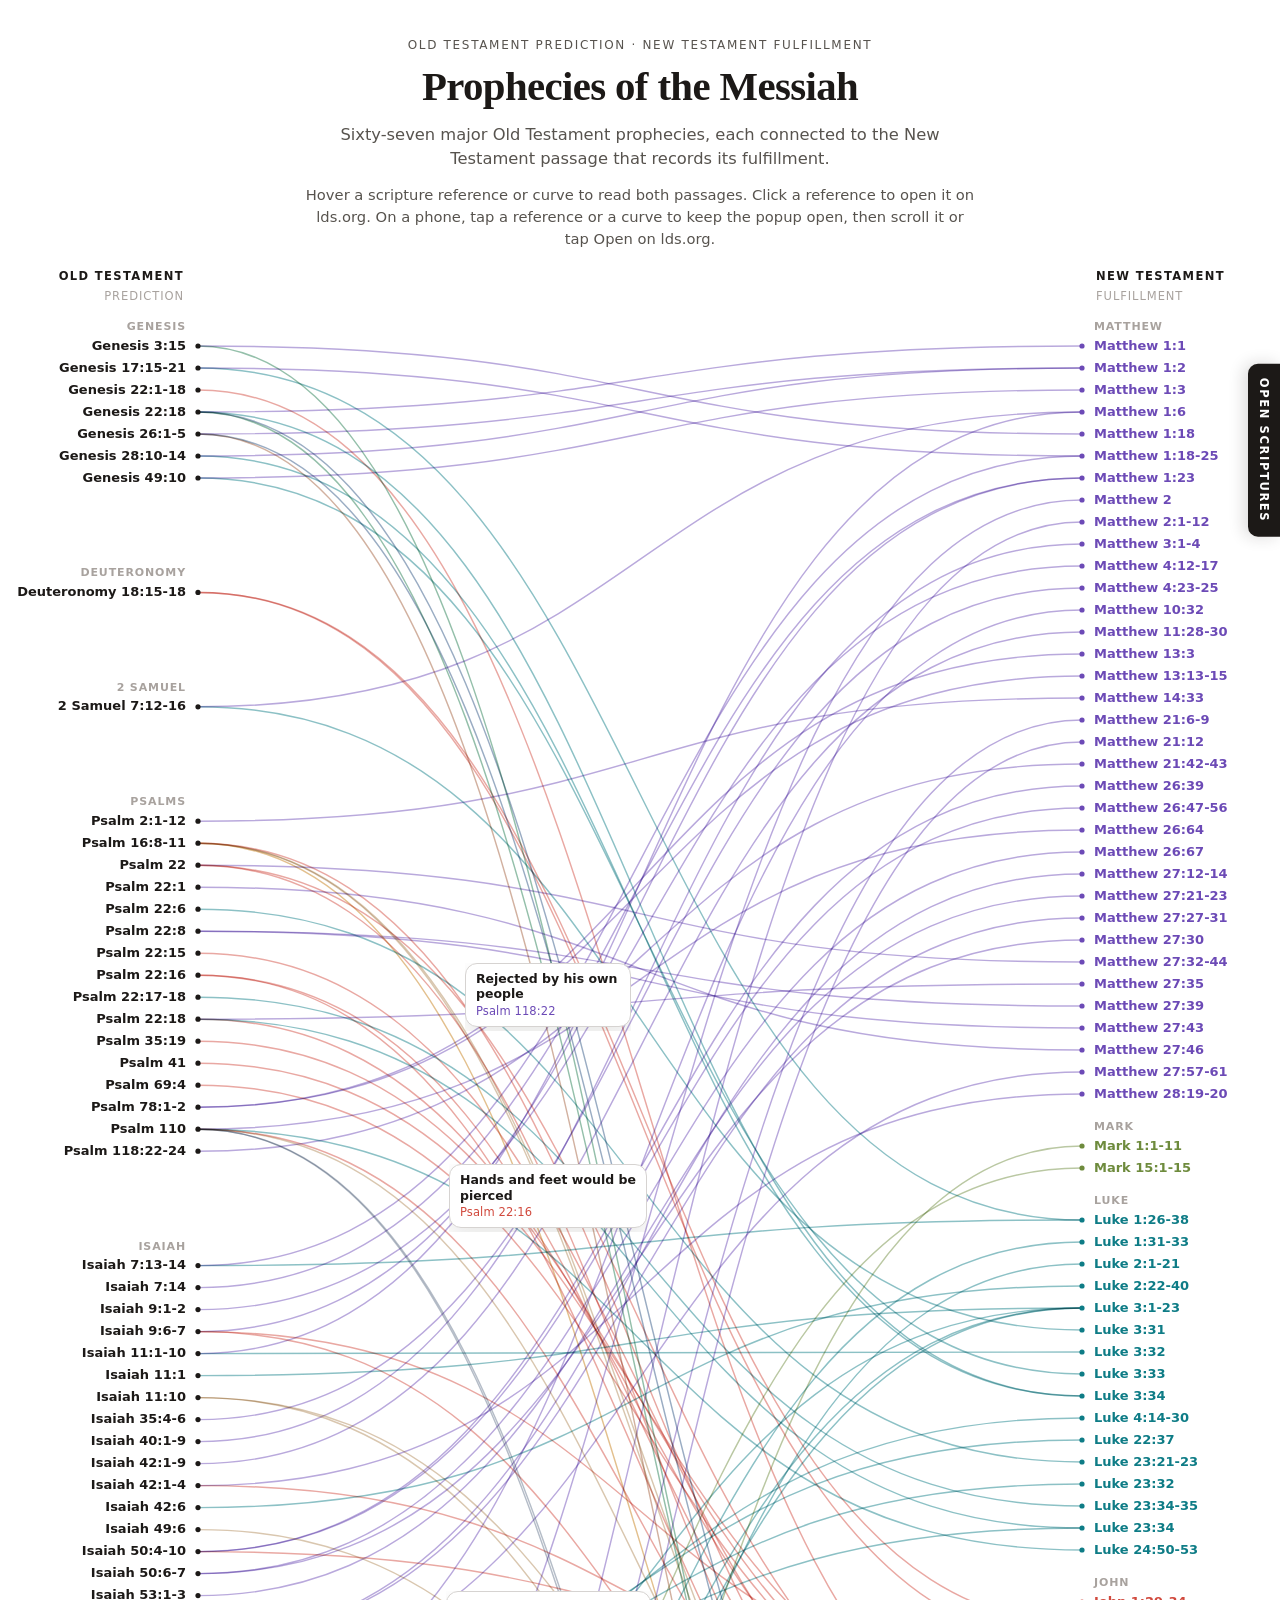
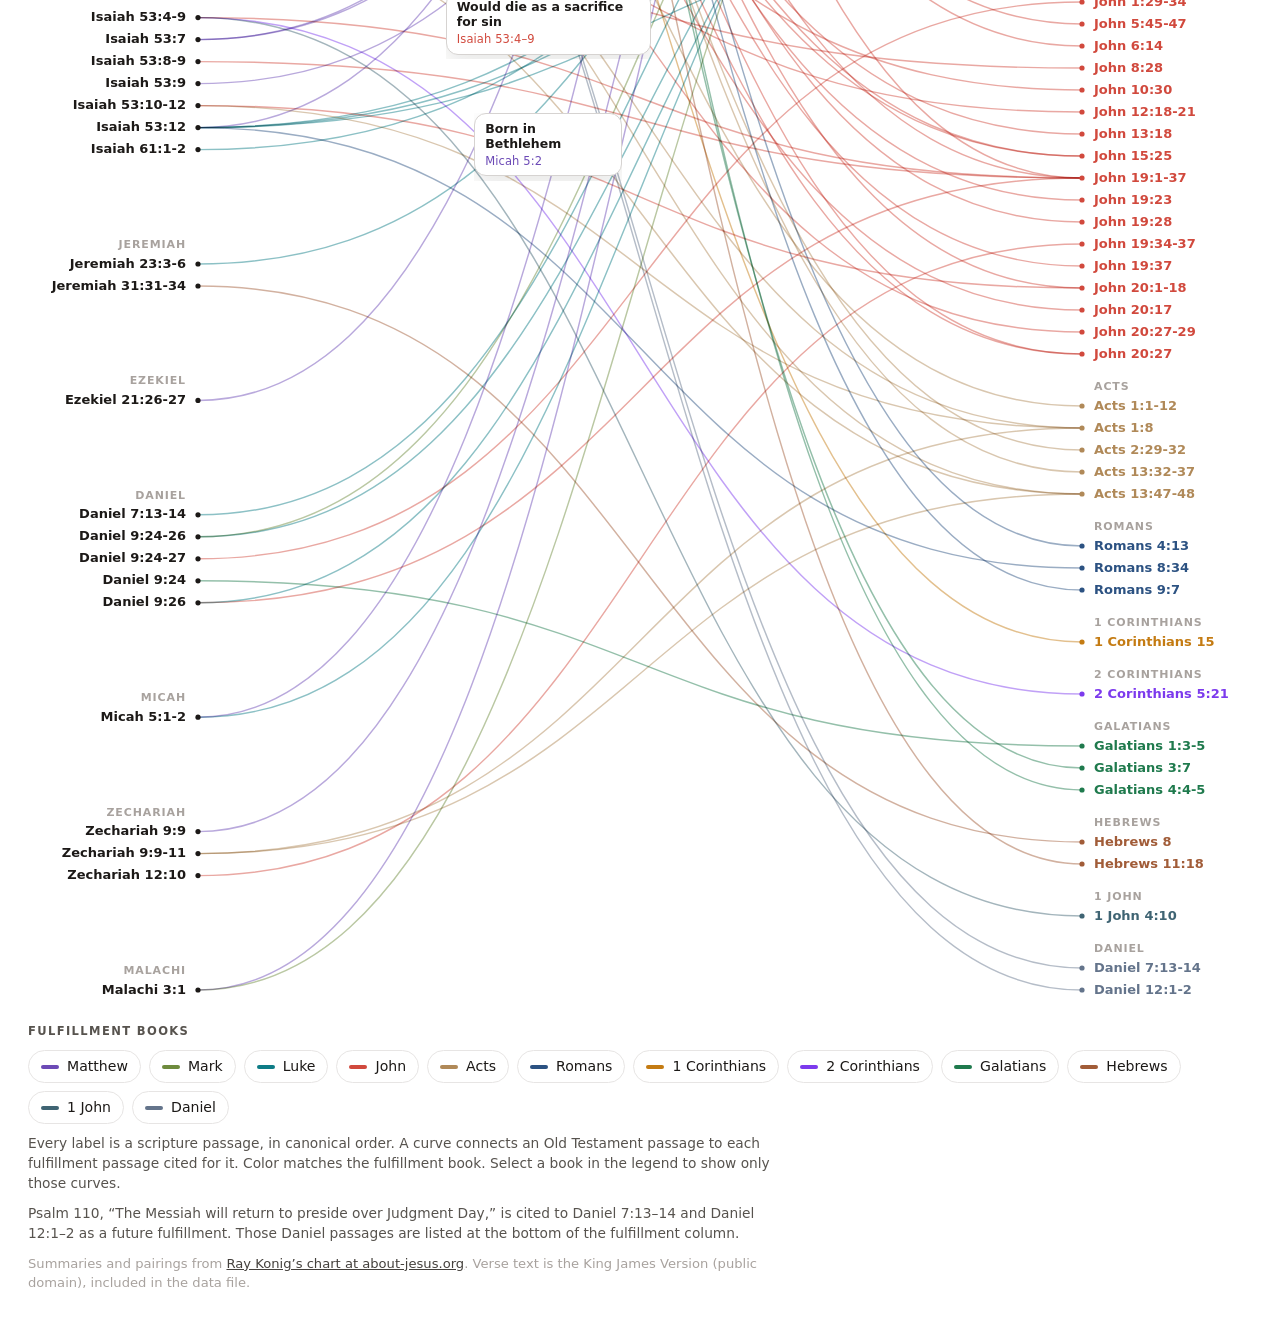
<file: index.html>
<!DOCTYPE html>
<html lang="en">
<head>
  <meta charset="utf-8">
  <meta name="viewport" content="width=device-width, initial-scale=1">
  <meta name="color-scheme" content="light">
  <title>Prophecies of the Messiah</title>
  <link rel="icon" href="data:image/svg+xml,%3Csvg xmlns='http://www.w3.org/2000/svg' viewBox='0 0 32 32'%3E%3Crect width='32' height='32' rx='6' fill='%236C4AB6'/%3E%3Cpath d='M6 16h20' stroke='white' stroke-width='2' fill='none'/%3E%3C/svg%3E">
  <link rel="stylesheet" href="css/styles.css">
</head>
<body>
  <div id="app" data-data="data/messianic-prophecies.json" data-config="data/messianic-prophecies.config.json"><p class="pfd-status">Loading chart…</p></div>
  <script src="vendor/d3.min.js"></script>
  <script src="vendor/iframeResizer.contentWindow.min.js"></script>
  <script src="js/scripture-reader.js"></script>
  <script src="js/connection-chart.js"></script>
  <script src="js/main.js"></script>
</body>
</html>
</file>
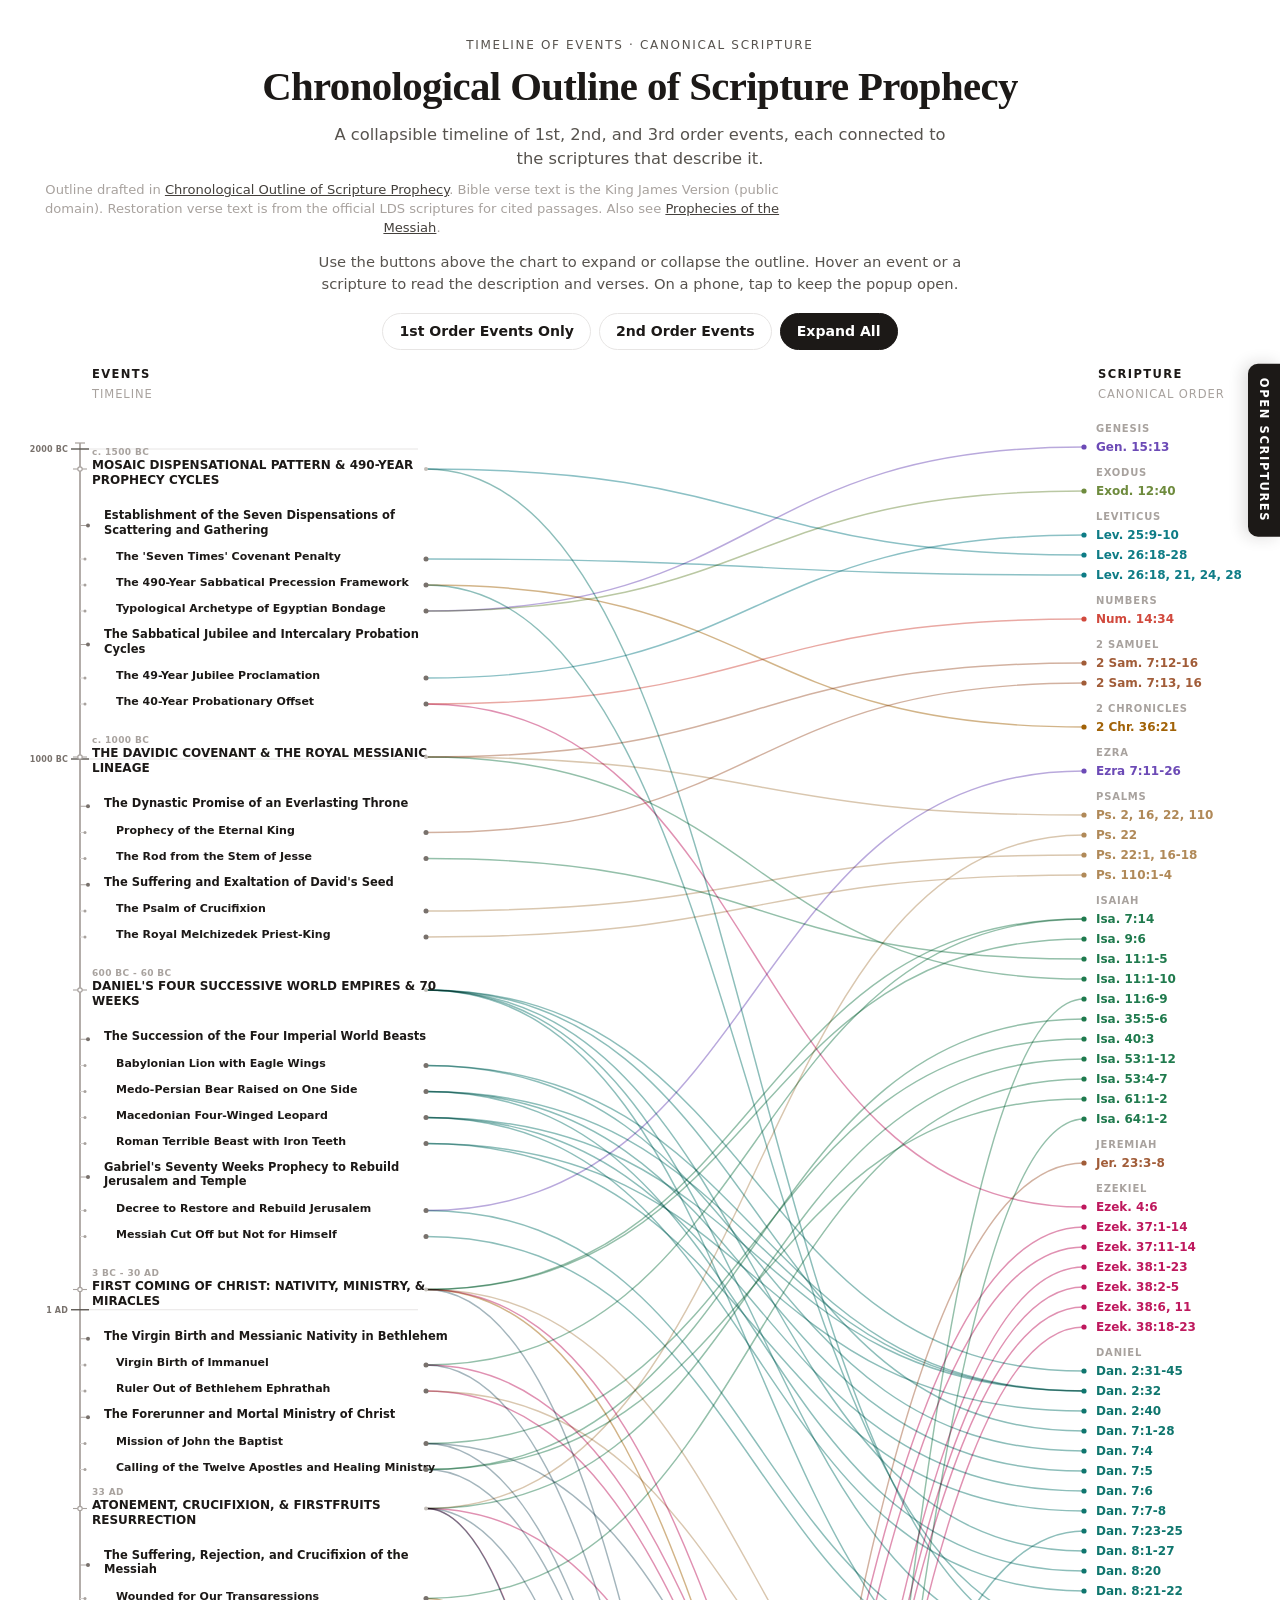
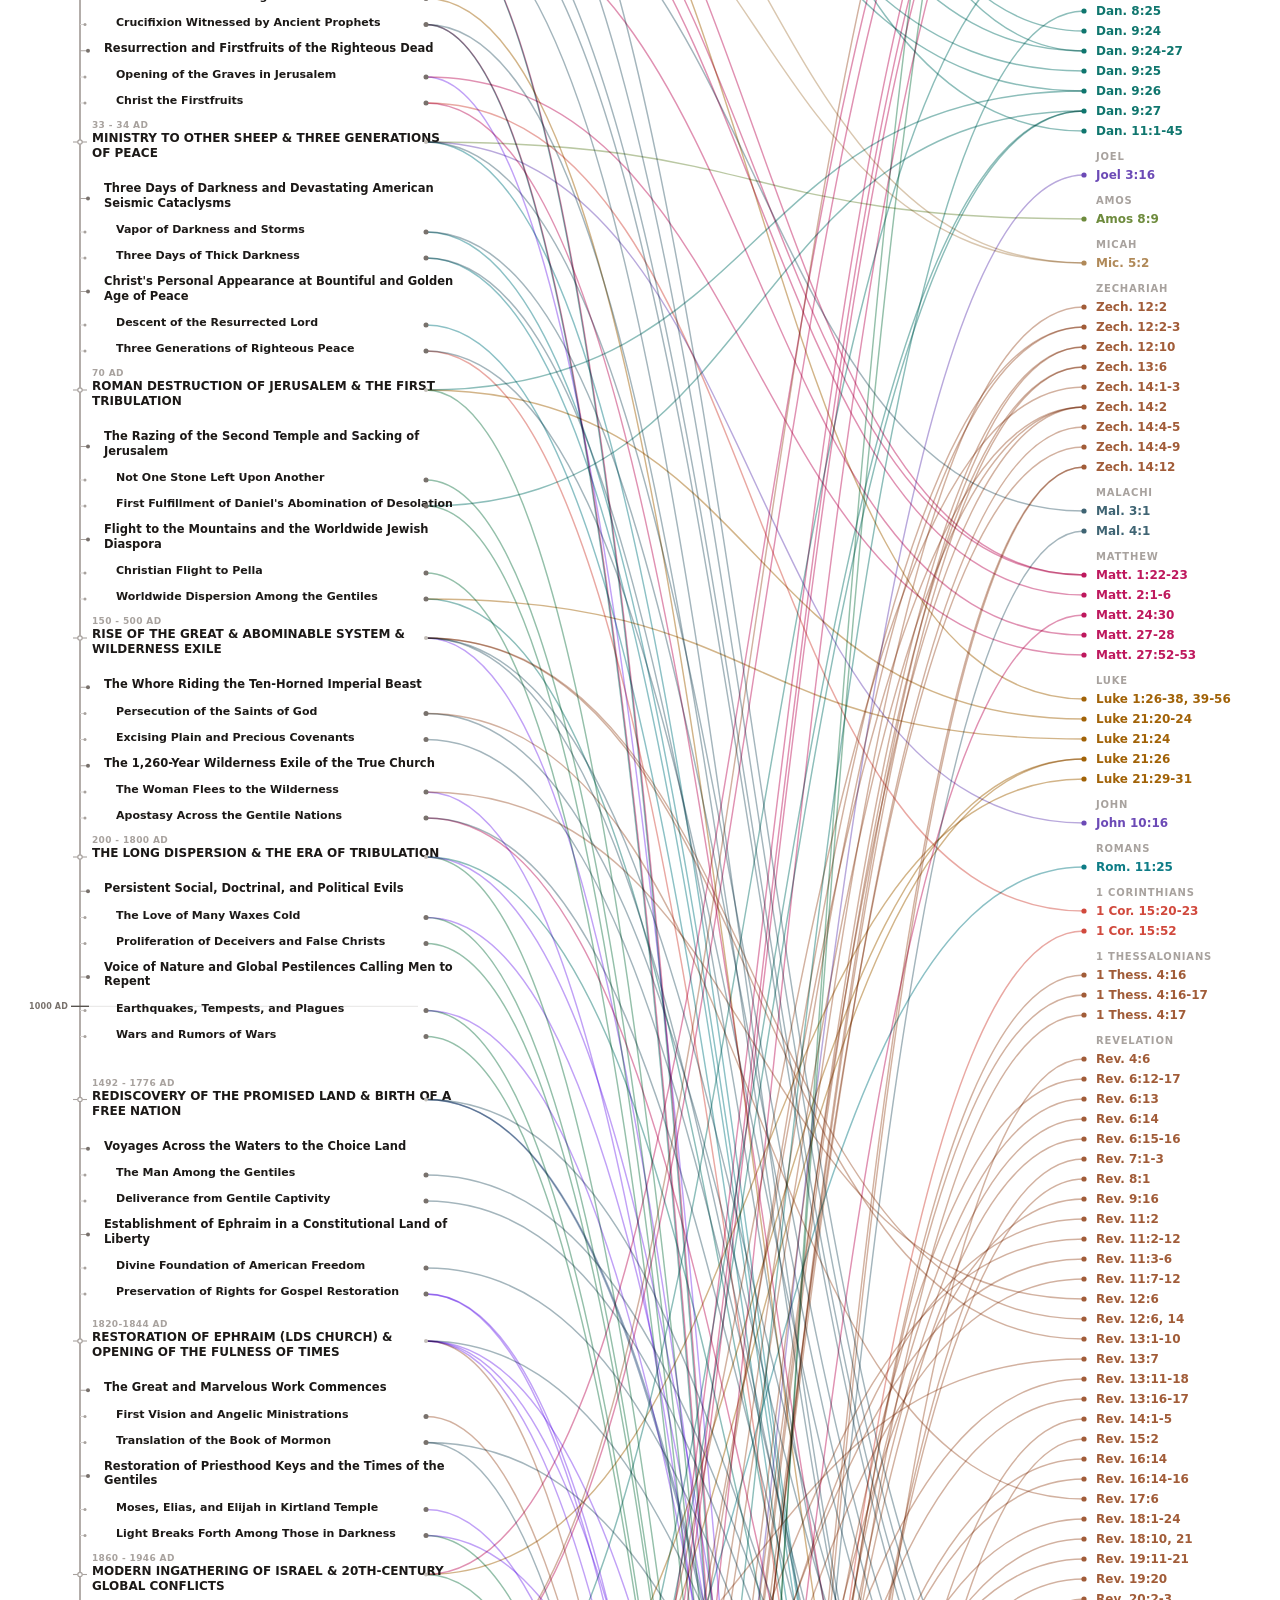
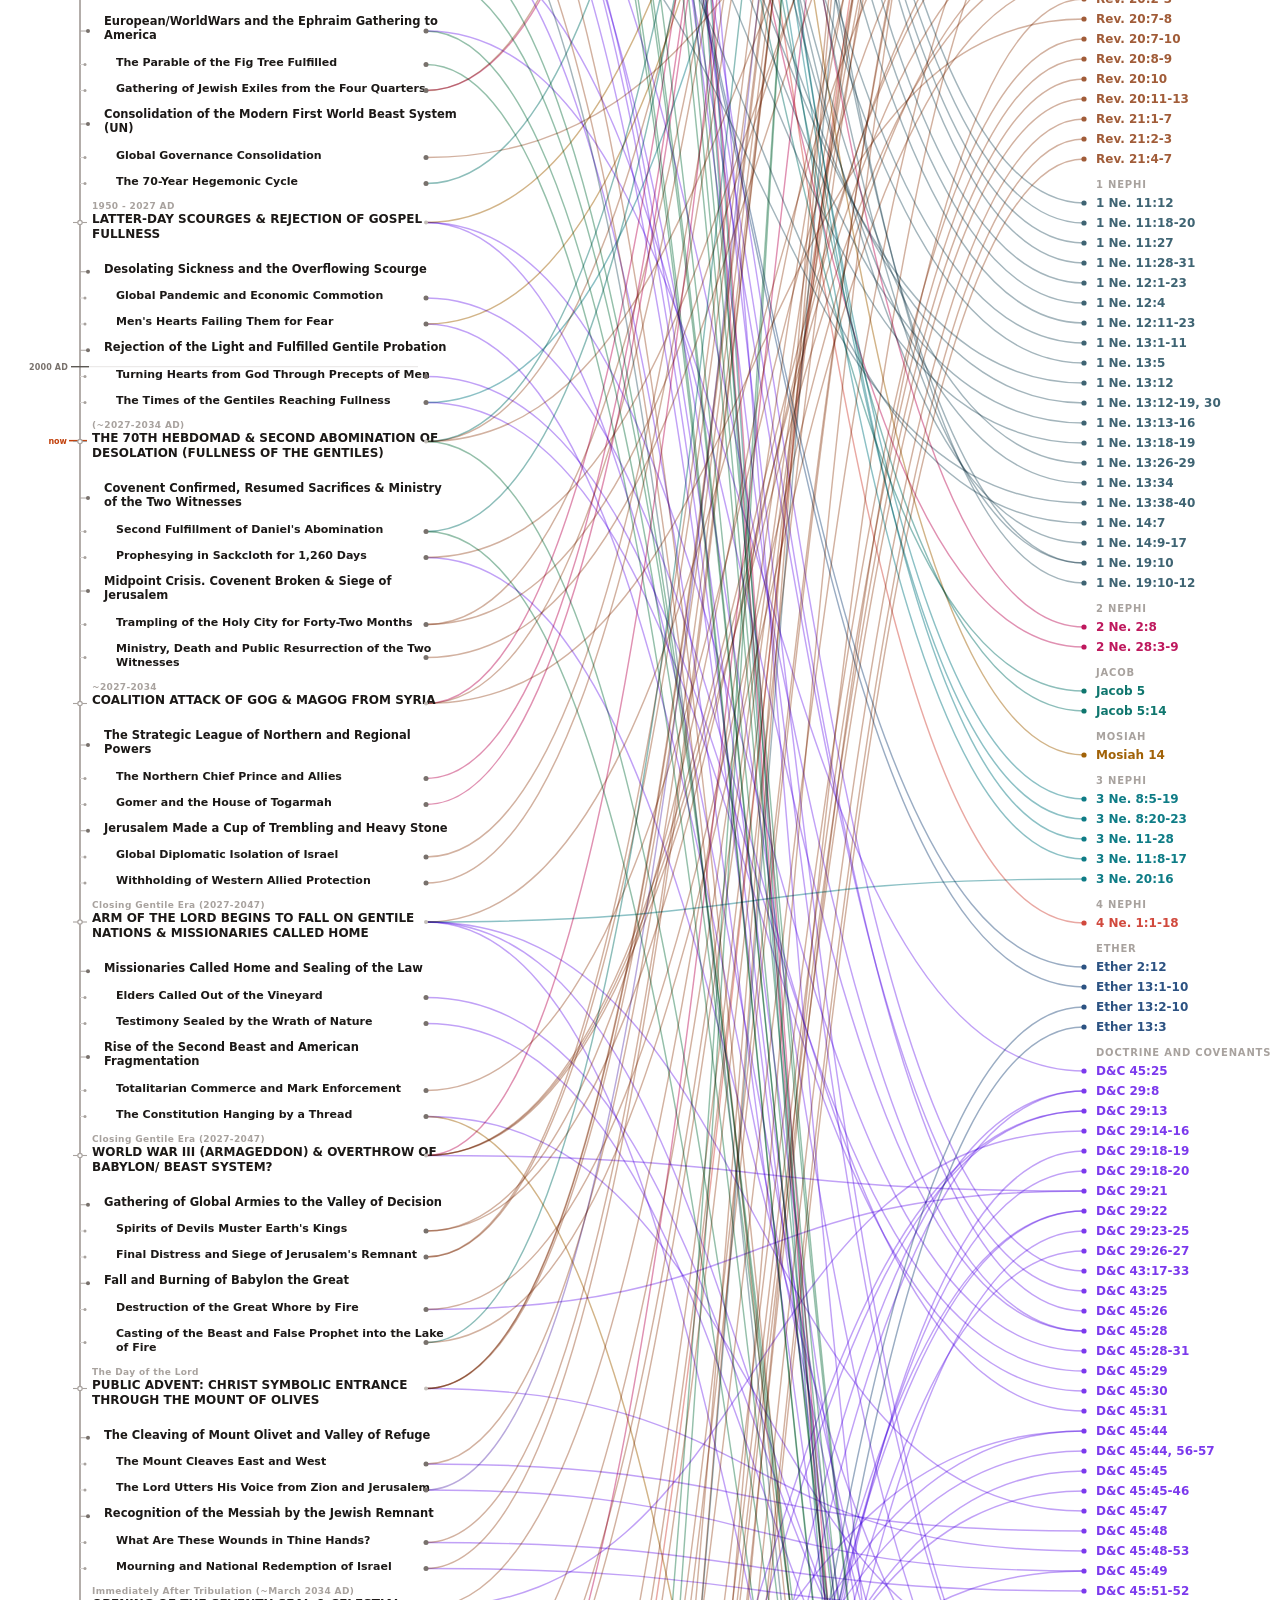
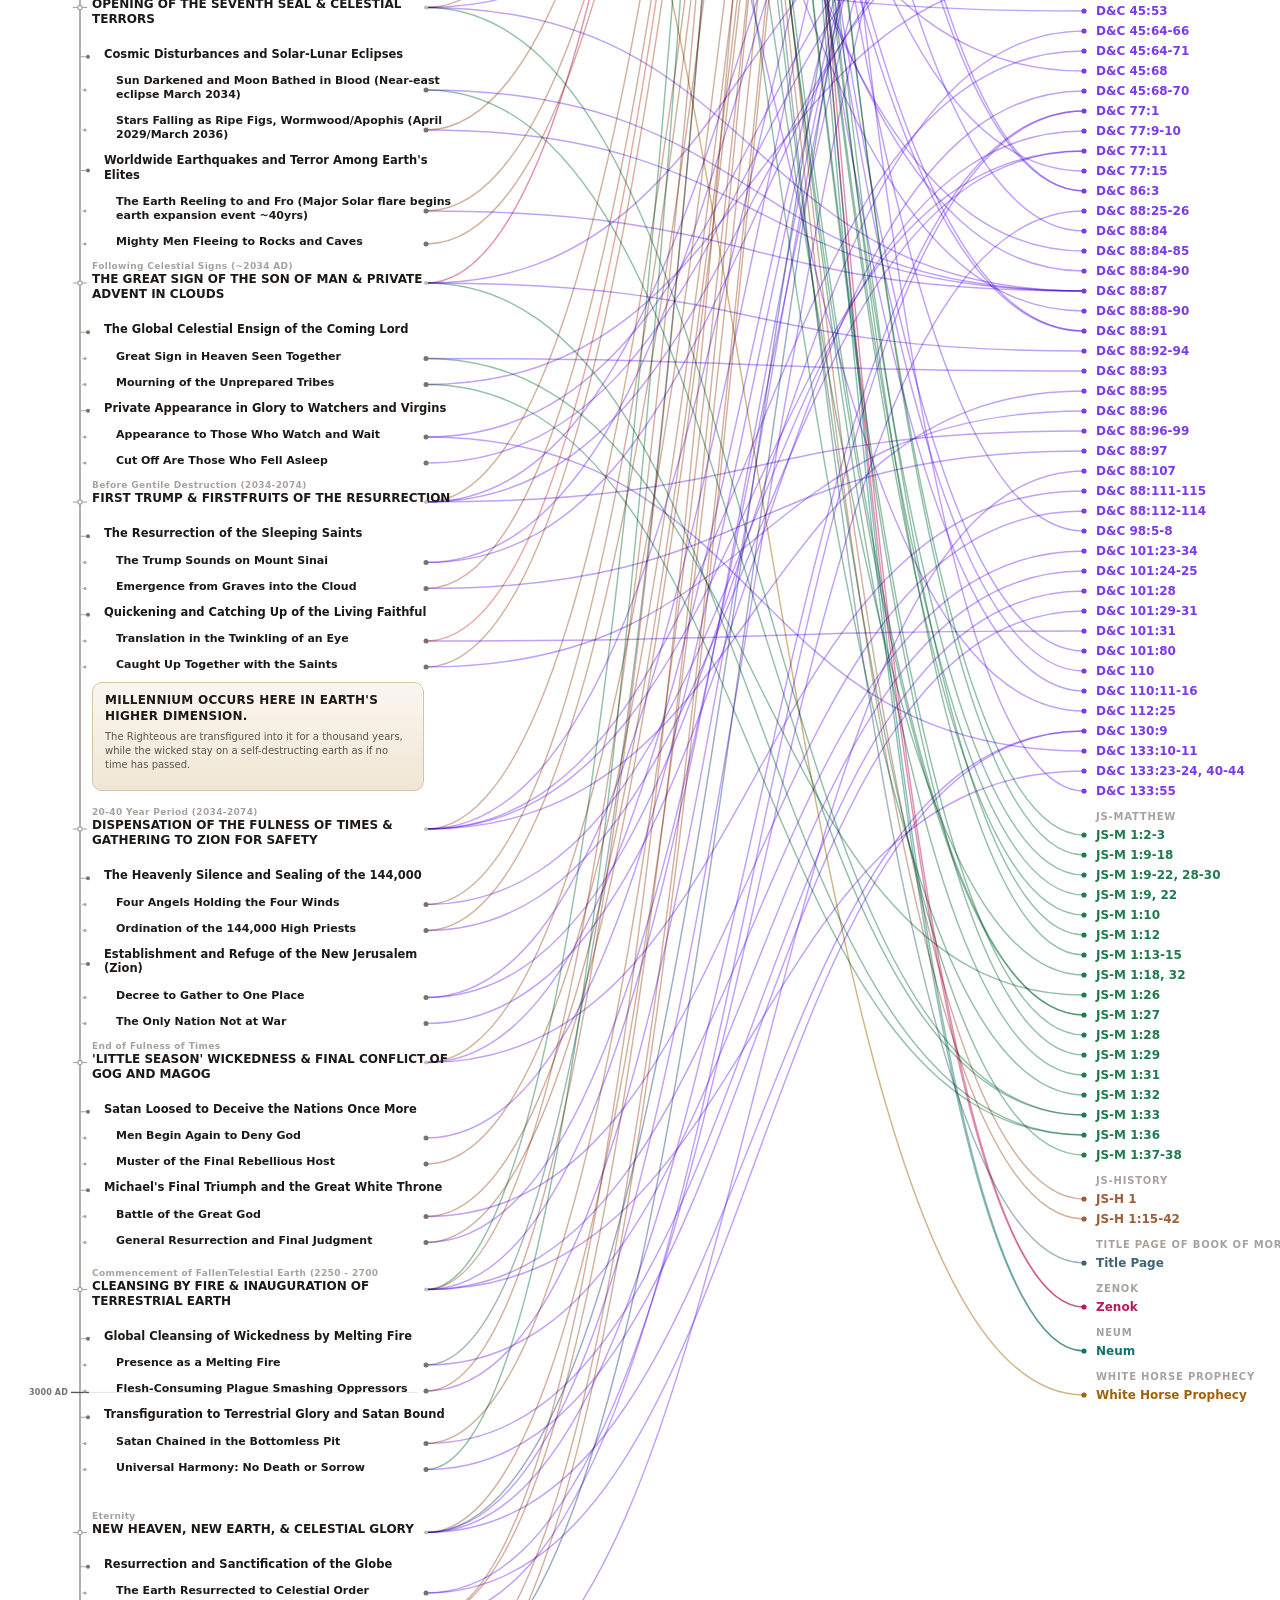
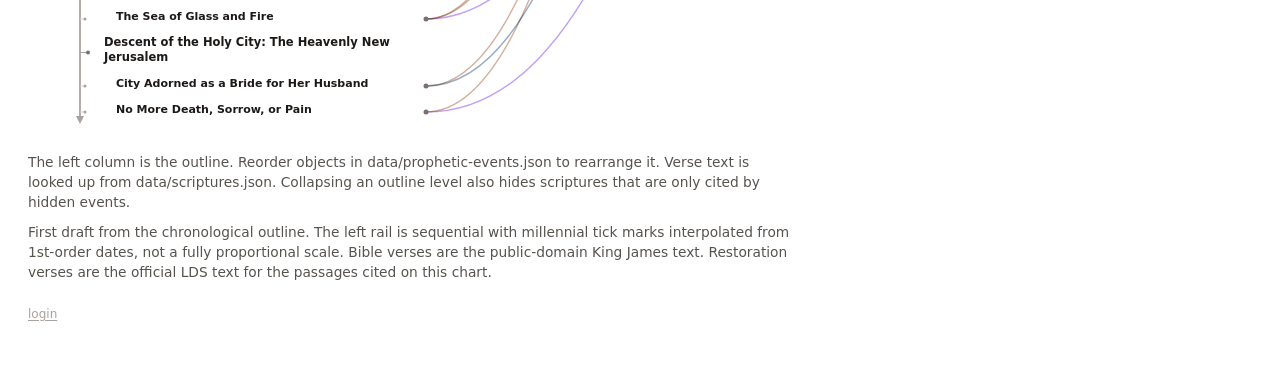
<file: prophetic-events.html>
<!DOCTYPE html>
<html lang="en">
<head>
  <meta charset="utf-8">
  <meta name="viewport" content="width=device-width, initial-scale=1">
  <meta name="color-scheme" content="light">
  <title>Chronological Outline of Scripture Prophecy</title>
  <link rel="icon" href="data:image/svg+xml,%3Csvg xmlns='http://www.w3.org/2000/svg' viewBox='0 0 32 32'%3E%3Crect width='32' height='32' rx='6' fill='%236C4AB6'/%3E%3Cpath d='M6 16h20' stroke='white' stroke-width='2' fill='none'/%3E%3C/svg%3E">
  <link rel="stylesheet" href="css/styles.css">
</head>
<body>
  <div id="app"
       data-events="data/prophetic-events.json"
       data-scriptures="data/scriptures.json"
       data-config="data/prophetic-events.config.json">
    <p class="pfd-status">Loading timeline…</p>
  </div>
  <script src="vendor/d3.min.js"></script>
  <script src="vendor/iframeResizer.contentWindow.min.js"></script>
  <script src="js/scripture-reader.js"></script>
  <script src="js/connection-chart.js"></script>
  <script src="js/timeline-chart.js"></script>
  <script src="js/prophetic-events.js"></script>
</body>
</html>
</file>
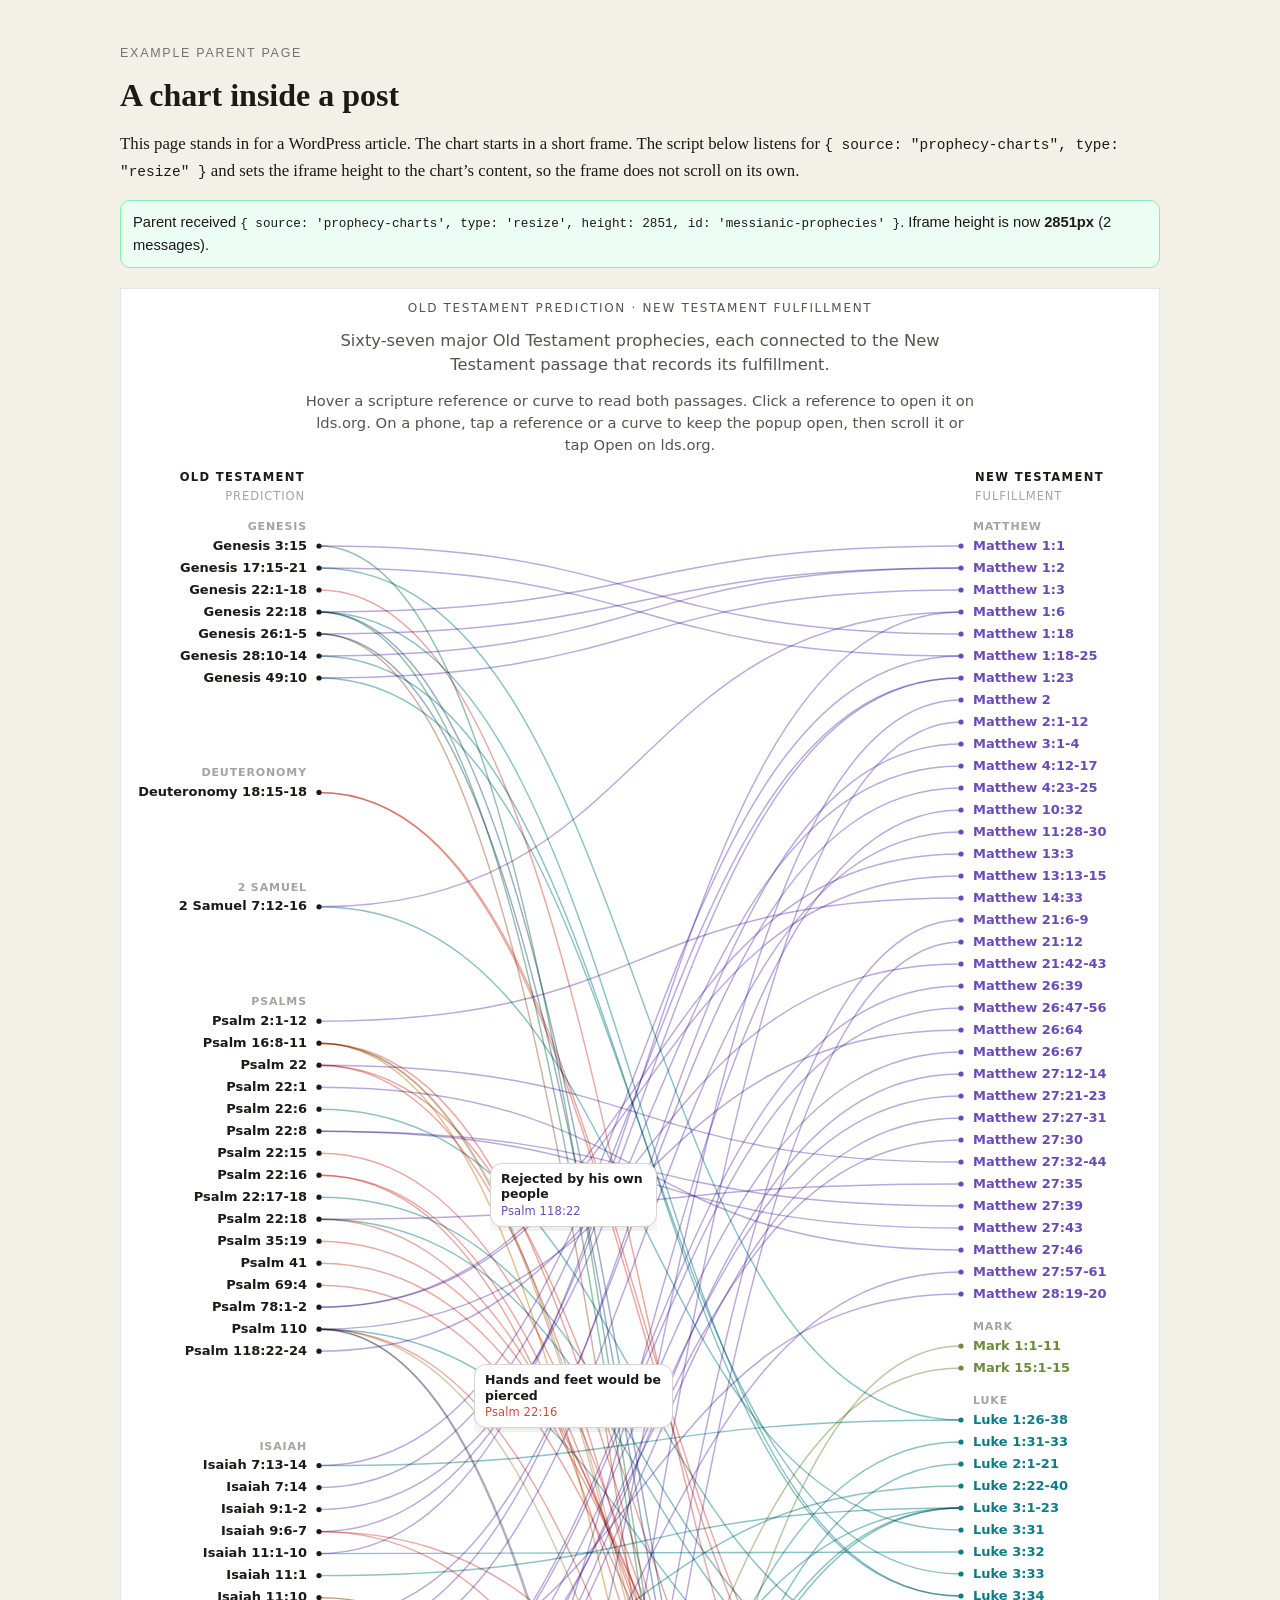
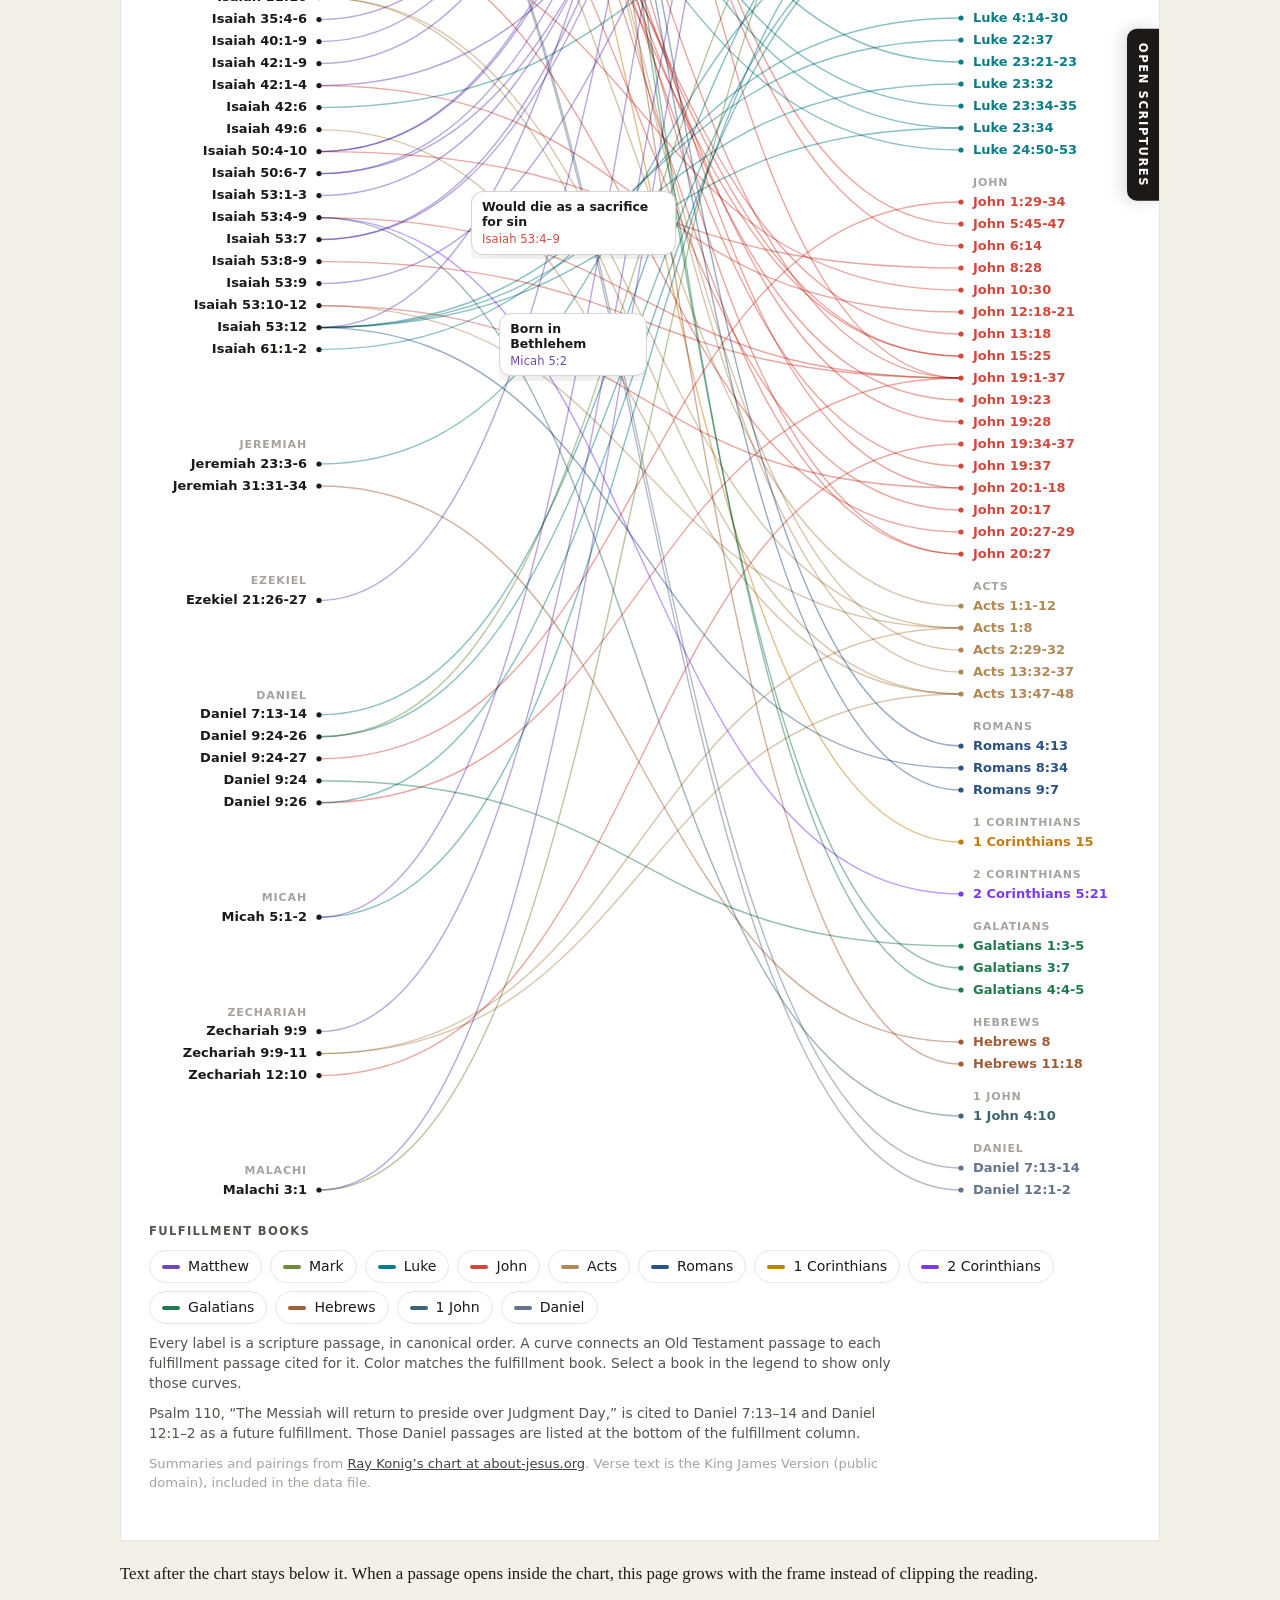
<file: examples/embed-test.html>
<!DOCTYPE html>
<html lang="en">
<head>
  <meta charset="utf-8">
  <meta name="viewport" content="width=device-width, initial-scale=1">
  <title>Embed test — connection chart</title>
  <style>
    :root { color-scheme: light; }
    body {
      margin: 0;
      font-family: Georgia, "Times New Roman", serif;
      background: #f3f0e8;
      color: #1c1917;
    }
    .post {
      max-width: 1040px;
      margin: 0 auto;
      padding: 32px 18px 64px;
    }
    .site {
      font-family: Inter, "Segoe UI", sans-serif;
      font-size: 0.78rem;
      letter-spacing: 0.14em;
      text-transform: uppercase;
      color: #78716c;
    }
    h1 { font-size: 2rem; font-weight: 560; line-height: 1.2; margin: 10px 0; }
    p { font-size: 1.05rem; line-height: 1.55; }
    .frame-wrap {
      background: #fff;
      border: 1px solid #e7e5e4;
      margin: 20px 0;
    }
    iframe {
      display: block;
      width: 100%;
      height: 180px;
      border: 0;
      overflow: hidden;
      background: #fff;
    }
    .status {
      font-family: Inter, "Segoe UI", sans-serif;
      font-size: 0.92rem;
      background: #ecfdf3;
      border: 1px solid #86efac;
      border-radius: 10px;
      padding: 10px 12px;
      margin: 0 0 16px;
    }
    .status strong { font-family: inherit; }
    code { font-family: ui-monospace, monospace; font-size: 0.86em; }
  </style>
</head>
<body>
  <article class="post">
    <p class="site">Example parent page</p>
    <h1>A chart inside a post</h1>
    <p>This page stands in for a WordPress article. The chart starts in a short frame. The script below listens for <code>{ source: "prophecy-charts", type: "resize" }</code> and sets the iframe height to the chart’s content, so the frame does not scroll on its own.</p>
    <p class="status" id="status">Waiting for the chart to report its height…</p>
    <div class="frame-wrap">
      <iframe
        id="chart-frame"
        title="Prophecies of the Messiah"
        data-pfd-id="messianic-prophecies"
        src="../index.html"
        scrolling="no"
      ></iframe>
    </div>
    <p>Text after the chart stays below it. When a passage opens inside the chart, this page grows with the frame instead of clipping the reading.</p>
  </article>
  <script src="../embed.js"></script>
  <script>
    var statusEl = document.getElementById("status");
    var frame = document.getElementById("chart-frame");
    var seen = 0;
    window.addEventListener("message", function (event) {
      var data = event.data;
      if (!data || data.source !== "prophecy-charts" || data.type !== "resize") return;
      if (event.source !== frame.contentWindow) return;
      seen += 1;
      statusEl.innerHTML = "Parent received <code>{ source: 'prophecy-charts', type: 'resize', height: " +
        data.height + ", id: '" + (data.id || "") + "' }</code>. " +
        "Iframe height is now <strong data-iframe-height=\"" + frame.style.height + "\">" +
        frame.style.height + "</strong> (" + seen + " message" + (seen === 1 ? "" : "s") + ").";
    });
    frame.addEventListener("load", function () {
      frame.contentWindow.postMessage(
        { source: "prophecy-charts", type: "request-height" },
        "*"
      );
    });
  </script>
</body>
</html>
</file>
<file: css/styles.css>
:root {
  color-scheme: light;
  --ink: #1c1917;
  --muted: #57534e;
  --faint: #a8a29e;
  --line: #e7e5e4;
  --paper: #ffffff;
  --sans: Inter, "Segoe UI", system-ui, -apple-system, sans-serif;
  --serif: "Liberation Serif", "Iowan Old Style", Palatino, "Palatino Linotype", Georgia, "Times New Roman", serif;
  --label: 150px;
}

* { box-sizing: border-box; }

html, body {
  margin: 0;
  background: var(--paper);
  color: var(--ink);
}

body {
  font-family: var(--sans);
  font-size: 16px;
  line-height: 1.5;
}

button, a { font-family: inherit; }

.pfd {
  padding: 22px 14px 32px;
  max-width: 1280px;
  margin: 0 auto;
}

.pfd.is-embedded {
  padding-top: 10px;
}

.pfd.is-embedded .pfd-header {
  margin-bottom: 12px;
}

.pfd-header { text-align: center; margin-bottom: 18px; }

.pfd-kicker {
  margin: 0 0 10px;
  font-size: 0.75rem;
  letter-spacing: 0.14em;
  text-transform: uppercase;
  color: var(--muted);
}

.pfd-title {
  margin: 0;
  font-family: var(--serif);
  font-weight: 560;
  font-size: clamp(1.7rem, 4.6vw, 2.55rem);
  letter-spacing: -0.015em;
  line-height: 1.15;
}

.pfd-subtitle {
  margin: 12px auto 0;
  max-width: 40rem;
  color: var(--muted);
  font-size: 1.02rem;
  line-height: 1.45;
}

.pfd-hint {
  margin: 14px auto 0;
  max-width: 42rem;
  color: var(--muted);
  font-size: 0.92rem;
}

.pfd-columns {
  display: grid;
  grid-template-columns: var(--label) 1fr var(--label);
  gap: 0;
  align-items: end;
  margin-bottom: 4px;
}

.pfd-timeline-app .pfd-columns {
  grid-template-columns: var(--event, 280px) 1fr var(--scripture, 150px);
}

.pfd-depth {
  display: flex;
  flex-wrap: wrap;
  gap: 8px;
  justify-content: center;
  margin: 0 0 16px;
}

.pfd-depth .pfd-key {
  font-weight: 650;
  padding: 9px 16px;
}

.pfd-depth .pfd-key[aria-pressed="true"] {
  background: var(--ink);
  color: #fff;
  border-color: var(--ink);
  box-shadow: none;
}

.pfd-event { cursor: pointer; }
.pfd-event:hover text { text-decoration: underline; text-underline-offset: 3px; }
.pfd-timeline-app.is-editing .pfd-event { cursor: grab; }
.pfd-timeline-app.is-editing .pfd-event:hover text { text-decoration: none; }
.pfd-timeline-app.is-dragging .pfd-event { cursor: grabbing; }
.pfd-timeline-app.is-dragging { user-select: none; }

.pfd-drop-line {
  position: absolute;
  left: 0;
  height: 2px;
  width: var(--event, 280px);
  background: #1c1917;
  pointer-events: none;
  z-index: 6;
}

.pfd-inline-form {
  position: absolute;
  z-index: 8;
  display: flex;
  flex-direction: column;
  gap: 4px;
  background: #fff;
  padding: 4px;
  border-radius: 6px;
  box-shadow: 0 8px 24px rgba(28, 25, 23, 0.12);
}

.pfd-inline-edit {
  font: 650 12px var(--sans);
  border: 1px solid #1c1917;
  border-radius: 4px;
  padding: 3px 6px;
  background: #fff;
  color: var(--ink);
  box-sizing: border-box;
}

.pfd-inline-edit.time {
  font-size: 10px;
  font-weight: 500;
  color: var(--muted);
  letter-spacing: 0.04em;
}

.pfd-login {
  margin: 22px 0 0;
  font-size: 0.75rem;
  color: var(--faint);
  line-height: 1.6;
}

.pfd-login button {
  appearance: none;
  background: none;
  border: 0;
  padding: 0;
  color: var(--faint);
  font: inherit;
  cursor: pointer;
  text-decoration: underline;
  text-underline-offset: 2px;
}

.pfd-login button:hover { color: var(--muted); }

.pfd-login-form {
  display: inline-flex;
  align-items: center;
  gap: 6px;
}

.pfd-login-form[hidden],
.pfd-login-tools[hidden] { display: none; }

.pfd-login-form input {
  font: inherit;
  border: 1px solid var(--line);
  border-radius: 6px;
  padding: 2px 7px;
  width: 9.5rem;
  color: var(--ink);
}

.pfd-login-tools { color: var(--faint); }

.pfd-colhead { padding-bottom: 6px; }

.pfd-colhead.left { text-align: right; padding-right: 16px; }
.pfd-timeline-app .pfd-colhead.left {
  text-align: left;
  padding-left: var(--event-indent, 18px);
  padding-right: 0;
}
.pfd-colhead.right { text-align: left; padding-left: 16px; }

.pfd-colhead strong {
  display: block;
  font-size: 0.72rem;
  letter-spacing: 0.12em;
  text-transform: uppercase;
  font-weight: 700;
}

.pfd-colhead span {
  display: block;
  margin-top: 2px;
  color: var(--faint);
  font-size: 0.72rem;
  letter-spacing: 0.08em;
  text-transform: uppercase;
}

.pfd-stage { position: relative; }

.pfd-svg {
  display: block;
  width: 100%;
  height: auto;
  overflow: visible;
  touch-action: manipulation;
}

.pfd-svg text {
  font-family: var(--sans);
  cursor: pointer;
}

.pfd-bg { cursor: default; }

.pfd-link { cursor: pointer; }
.pfd-link .line { fill: none; stroke-linecap: round; mix-blend-mode: multiply; }
.pfd-link .halo { fill: none; stroke: #fff; stroke-linecap: round; pointer-events: none; }
.pfd-link .hit { fill: none; stroke: transparent; stroke-linecap: round; }

.pfd-book { cursor: pointer; }
.pfd-ref text { cursor: pointer; }
.pfd-ref:hover text { text-decoration: underline; text-underline-offset: 3px; }
.pfd-svg a { cursor: pointer; }

.pfd-bubble {
  background: #fff;
  border: 1px solid #d6d3d1;
  border-radius: 12px;
  box-shadow: 0 10px 24px rgba(28, 25, 23, 0.1);
  padding: 0.55em 0.8em 0.6em;
  line-height: 1.25;
  pointer-events: auto;
}

.pfd-bubble-label {
  font-family: var(--sans);
  font-size: 1em;
  font-weight: 650;
  color: var(--ink);
  white-space: normal;
  overflow-wrap: break-word;
}

.pfd-bubble-cite {
  margin-top: 0.15em;
  font-family: var(--sans);
  font-size: 0.92em;
  letter-spacing: 0.01em;
}

.pfd-key, .pfd-clear {
  appearance: none;
  border: 1px solid var(--line);
  background: #fff;
  color: var(--ink);
  border-radius: 999px;
  padding: 7px 12px;
  font-size: 0.88rem;
  line-height: 1.2;
  cursor: pointer;
  touch-action: manipulation;
}

.pfd-key:hover, .pfd-clear:hover { border-color: #a8a29e; }

.pfd-key[aria-pressed="true"] {
  border-color: var(--swatch, var(--ink));
  box-shadow: inset 0 0 0 1px var(--swatch, var(--ink));
  background: #fafaf9;
}

.pfd-key {
  display: inline-flex;
  align-items: center;
  gap: 8px;
}

.pfd-swatch {
  width: 18px;
  height: 4px;
  border-radius: 99px;
  background: var(--swatch);
}

.pfd-legend {
  display: flex;
  flex-wrap: wrap;
  gap: 8px;
  align-items: center;
  margin-top: 14px;
}

.pfd-legend-label {
  width: 100%;
  margin: 0 0 2px;
  font-size: 0.72rem;
  letter-spacing: 0.12em;
  text-transform: uppercase;
  color: var(--muted);
  font-weight: 700;
}

.pfd-note, .pfd-footnote, .pfd-credit {
  margin: 10px 0 0;
  color: var(--muted);
  font-size: 0.86rem;
  line-height: 1.45;
  max-width: 48rem;
}

.pfd-credit {
  color: var(--faint);
  font-size: 0.82rem;
}

.pfd-credit a { color: #44403c; }

.pfd-tooltip {
  position: fixed;
  z-index: 20;
  width: min(420px, calc(100vw - 16px));
  max-height: calc(100vh - 16px);
  max-height: calc(100dvh - 16px);
  overflow-x: hidden;
  overflow-y: auto;
  overscroll-behavior: contain;
  -webkit-overflow-scrolling: touch;
  touch-action: pan-y;
  background: #fff;
  color: var(--ink);
  border: 1px solid #d6d3d1;
  border-radius: 14px;
  box-shadow: 0 16px 40px rgba(28, 25, 23, 0.14);
  padding: 40px 14px 12px 14px;
  pointer-events: auto;
}

.pfd-tip-close {
  position: absolute;
  top: 4px;
  right: 4px;
  width: 36px;
  height: 36px;
  padding: 0;
  border: 0;
  border-radius: 999px;
  background: transparent;
  color: #78716c;
  font-size: 22px;
  line-height: 1;
  cursor: pointer;
  display: flex;
  align-items: center;
  justify-content: center;
  z-index: 2;
}

.pfd-tip-close:hover,
.pfd-tip-close:focus-visible {
  background: #f5f5f4;
  color: #1c1917;
}

.pfd-tooltip.is-pinned { pointer-events: auto; }

.pfd-open {
  display: inline-block;
  margin-top: 4px;
  font-weight: 650;
  color: #6bb7ea;
}

.pfd-open:hover,
.pfd-open:focus-visible {
  color: #3d9ad6;
}

.pfd-tip-expando { margin-top: 8px; }

.pfd-tip-expando-btn {
  display: flex;
  align-items: center;
  justify-content: space-between;
  gap: 8px;
  width: 100%;
  margin: 0;
  padding: 3px 0;
  border: 0;
  background: none;
  cursor: pointer;
  text-align: left;
  font: inherit;
}

.pfd-tip-expando-ref {
  font-size: 0.86rem;
  font-weight: 700;
  min-width: 0;
}

.pfd-tip-expando-arrow {
  width: 0;
  height: 0;
  border-left: 4px solid transparent;
  border-right: 4px solid transparent;
  border-top: 5px solid #a8a29e;
  flex: 0 0 auto;
}

.pfd-tip-expando.is-open .pfd-tip-expando-arrow {
  border-top: 0;
  border-bottom: 5px solid #78716c;
}

.pfd-tip-expando-panel { padding: 2px 0 4px; }

.pfd-timeline-app.is-phone .pfd-columns {
  grid-template-columns: 1fr;
}

.pfd-timeline-app.is-phone .pfd-columns > :not(.left) {
  display: none;
}

.pfd-refname a { color: inherit; }

.pfd-tooltip[hidden] { display: none; }

.pfd-tip-summary {
  margin: 0;
  font-family: var(--serif);
  font-size: 1.08rem;
  font-weight: 800;
  color: #0c0a09;
  line-height: 1.35;
}

.pfd-tip-kicker {
  margin: 10px 0 2px;
  font-size: 0.68rem;
  letter-spacing: 0.12em;
  text-transform: uppercase;
  color: var(--faint);
  font-weight: 700;
}

.pfd-tip-ref {
  margin: 0 0 2px;
  font-size: 0.86rem;
  font-weight: 700;
}

.pfd-tip-passage {
  margin: 0 0 6px;
  font-family: var(--serif);
  font-size: 0.95rem;
  line-height: 1.45;
}

.pfd-tip-more {
  margin: 6px 0 0;
  color: var(--muted);
  font-size: 0.8rem;
}

.vn {
  color: var(--faint);
  font-family: var(--sans);
  font-size: 0.72em;
  font-weight: 650;
  margin-right: 0.28em;
  letter-spacing: 0;
}

.pfd-mark {
  text-decoration: underline;
  text-underline-offset: 2px;
  text-decoration-thickness: from-font;
}

.pfd-detail { margin-top: 22px; }
.pfd-detail[hidden] { display: none; }

.pfd-detail-bar {
  display: flex;
  justify-content: space-between;
  align-items: flex-end;
  gap: 12px;
  padding-bottom: 8px;
  border-bottom: 1px solid var(--line);
}

.pfd-detail-bar h2 {
  margin: 0;
  font-family: var(--serif);
  font-size: 1.45rem;
  font-weight: 560;
  line-height: 1.2;
}

.pfd-detail-meta {
  margin: 3px 0 0;
  color: var(--muted);
  font-size: 0.85rem;
}

.pfd-entry {
  padding: 18px 0 6px;
  border-bottom: 1px solid var(--line);
}

.pfd-entry h3 {
  margin: 0;
  font-family: var(--serif);
  font-size: 1.28rem;
  font-weight: 560;
  line-height: 1.3;
}

.pfd-entry-note {
  margin: 8px 0 0;
  color: var(--muted);
  font-size: 0.95rem;
}

.pfd-refblock h4 {
  margin: 16px 0 6px;
  font-size: 0.72rem;
  letter-spacing: 0.12em;
  text-transform: uppercase;
  color: var(--muted);
}

.pfd-refname {
  margin: 0 0 4px;
  font-weight: 700;
  font-size: 1rem;
}

.pfd-passage {
  margin: 0 0 12px;
  font-family: var(--serif);
  font-size: 1.08rem;
  line-height: 1.65;
}

.pfd-info {
  display: inline-block;
  margin-top: 4px;
  font-size: 0.88rem;
}

.pfd-status, .pfd-error {
  padding: 24px 16px;
  color: var(--muted);
}

@media (min-width: 800px) {
  .pfd { padding: 36px 28px 48px; }
}

@media (max-width: 759px) {
  .pfd-title { letter-spacing: 0; }
}

@media (prefers-reduced-motion: reduce) {
  * { scroll-behavior: auto !important; }
}

.pfd-reader-tab {
  position: fixed;
  z-index: 42;
  right: 0;
  top: 50%;
  transform: translateY(-50%);
  writing-mode: vertical-rl;
  text-orientation: sideways;
  letter-spacing: 0.14em;
  text-transform: uppercase;
  font-size: 0.72rem;
  font-weight: 750;
  color: #fff;
  background: #1c1917;
  border: 0;
  border-radius: 10px 0 0 10px;
  padding: 14px 9px;
  cursor: pointer;
  box-shadow: -4px 0 16px rgba(28, 25, 23, 0.16);
}

.pfd-reader-tab:hover,
.pfd-reader-tab:focus-visible {
  background: #44403c;
}

.pfd-reader.is-open .pfd-reader-tab {
  right: min(400px, calc(100vw - 48px));
}

.pfd-reader-panel {
  position: fixed;
  z-index: 41;
  top: 0;
  right: 0;
  bottom: 0;
  width: min(400px, calc(100vw - 48px));
  background: #fff;
  color: var(--ink);
  border-left: 1px solid #d6d3d1;
  box-shadow: -16px 0 40px rgba(28, 25, 23, 0.14);
  display: flex;
  flex-direction: column;
  transform: translateX(100%);
  pointer-events: none;
  visibility: hidden;
}

.pfd-reader.is-open .pfd-reader-panel {
  transform: translateX(0);
  pointer-events: auto;
  visibility: visible;
}

.pfd-reader-head {
  display: flex;
  align-items: center;
  justify-content: space-between;
  gap: 8px;
  padding: 14px 12px 10px 16px;
  border-bottom: 1px solid var(--line);
  flex: 0 0 auto;
}

.pfd-reader-head h2 {
  margin: 0;
  font-family: var(--serif);
  font-size: 1.05rem;
  font-weight: 760;
  color: #0c0a09;
  flex: 0 0 auto;
}

.pfd-reader-livewrap {
  flex: 1 1 auto;
  min-width: 0;
  display: flex;
  align-items: center;
  gap: 2px;
  position: relative;
}

.pfd-reader-livewrap[hidden] { display: none; }

.pfd-reader-livebtn {
  display: flex;
  align-items: center;
  gap: 5px;
  min-width: 0;
  max-width: 100%;
  margin: 0;
  padding: 2px 2px 2px 0;
  border: 0;
  background: none;
  color: #a8a29e;
  font: inherit;
  font-size: 0.78rem;
  font-weight: 600;
  cursor: pointer;
}

.pfd-reader-livelabel {
  overflow: hidden;
  text-overflow: ellipsis;
  white-space: nowrap;
}

.pfd-reader-chevron {
  width: 0;
  height: 0;
  border-left: 3.5px solid transparent;
  border-right: 3.5px solid transparent;
  border-top: 5px solid #c4bfb9;
  flex: 0 0 auto;
}

.pfd-reader-livebtn:hover .pfd-reader-livelabel,
.pfd-reader-livebtn:focus-visible .pfd-reader-livelabel {
  color: #78716c;
}

.pfd-reader-livebtn.is-plain {
  cursor: default;
}

.pfd-reader-livebtn.is-plain .pfd-reader-chevron {
  display: none;
}

.pfd-reader-livelist {
  position: absolute;
  top: calc(100% + 6px);
  left: 0;
  right: 20px;
  max-height: min(280px, 45vh);
  overflow: auto;
  background: #fff;
  border: 1px solid #e7e5e4;
  border-radius: 10px;
  box-shadow: 0 12px 28px rgba(28, 25, 23, 0.12);
  z-index: 6;
  padding: 4px 0;
}

.pfd-reader-liveopt {
  display: block;
  width: 100%;
  margin: 0;
  padding: 6px 12px;
  border: 0;
  background: none;
  text-align: left;
  font: inherit;
  font-size: 0.8rem;
  color: #44403c;
  cursor: pointer;
}

.pfd-reader-liveopt:hover,
.pfd-reader-liveopt.is-active {
  background: #f5f5f4;
}

.pfd-reader-ext {
  display: flex;
  align-items: center;
  justify-content: center;
  flex: 0 0 auto;
  width: 22px;
  height: 22px;
  color: #a8a29e;
  text-decoration: none;
}

.pfd-reader-ext:hover,
.pfd-reader-ext:focus-visible {
  color: #57534e;
}

.pfd-ext-icon { display: block; }

.pfd-reader-close {
  width: 36px;
  height: 36px;
  padding: 0;
  border: 0;
  border-radius: 999px;
  background: transparent;
  color: #78716c;
  font-size: 22px;
  line-height: 1;
  cursor: pointer;
  display: flex;
  align-items: center;
  justify-content: center;
}

.pfd-reader-close:hover,
.pfd-reader-close:focus-visible {
  background: #f5f5f4;
  color: #1c1917;
}

.pfd-reader-body {
  flex: 1 1 auto;
  overflow-x: hidden;
  overflow-y: auto;
  overscroll-behavior: contain;
  -webkit-overflow-scrolling: touch;
  padding: 8px 18px 48px;
}

.pfd-reader-jumps {
  display: flex;
  flex-direction: column;
  gap: 5px;
  margin: 8px 0 18px;
  padding-bottom: 14px;
  border-bottom: 1px solid var(--line);
}

.pfd-reader-jumps a {
  color: #6bb7ea;
  font-size: 0.86rem;
  font-weight: 650;
  text-decoration: none;
  line-height: 1.35;
}

.pfd-reader-jumps a:hover,
.pfd-reader-jumps a:focus-visible {
  color: #3d9ad6;
  text-decoration: underline;
}

.pfd-reader-section {
  display: flex;
  align-items: baseline;
  justify-content: space-between;
  gap: 10px;
  margin: 18px 0 8px;
  font-size: 0.72rem;
  letter-spacing: 0.1em;
  text-transform: uppercase;
  color: #6bb7ea;
  font-weight: 750;
}

.pfd-reader-section-label { min-width: 0; }

.pfd-reader-top {
  flex: 0 0 auto;
  font-size: 0.62rem;
  font-weight: 500;
  letter-spacing: 0;
  text-transform: none;
  color: #c4bfb9;
  text-decoration: none;
}

.pfd-reader-top:hover,
.pfd-reader-top:focus-visible {
  color: #a8a29e;
  text-decoration: underline;
}

.pfd-reader-jumps + .pfd-reader-section { margin-top: 10px; }

.pfd-millennium {
  box-sizing: border-box;
  width: 100%;
  height: 100%;
  padding: 10px 12px;
  border: 1px solid #d6c4a8;
  border-radius: 10px;
  background: linear-gradient(180deg, #faf6ef 0%, #f1e6d4 100%);
  box-shadow: inset 0 1px 0 rgba(255, 255, 255, 0.8), 0 1px 2px rgba(28, 25, 23, 0.05);
  font-family: var(--sans);
  color: #1c1917;
}

.pfd-millennium strong {
  display: block;
  font-size: inherit;
  font-weight: 700;
  letter-spacing: 0.02em;
  line-height: 1.3;
  color: #1c1917;
}

.pfd-millennium span {
  display: block;
  margin-top: 6px;
  font-size: 10px;
  font-weight: 500;
  line-height: 1.4;
  color: #57534e;
  text-transform: none;
  letter-spacing: 0;
}

.pfd-reader-verse {
  margin: 0 0 8px;
  padding: 4px 8px;
  margin-left: -8px;
  margin-right: -8px;
  border-radius: 8px;
  font-family: var(--serif);
  font-size: 0.98rem;
  line-height: 1.5;
  color: #1c1917;
}

.pfd-reader-verse.is-gap { margin-top: 14px; }

.pfd-reader-verse.is-hot {
  background: #f4efe6;
  box-shadow: inset 3px 0 0 #b08958;
}

.pfd-reader-empty {
  color: var(--muted);
  font-size: 0.92rem;
  line-height: 1.45;
}

@media (prefers-reduced-motion: reduce) {
  .pfd-reader-panel { transition: none; }
}
</file>
